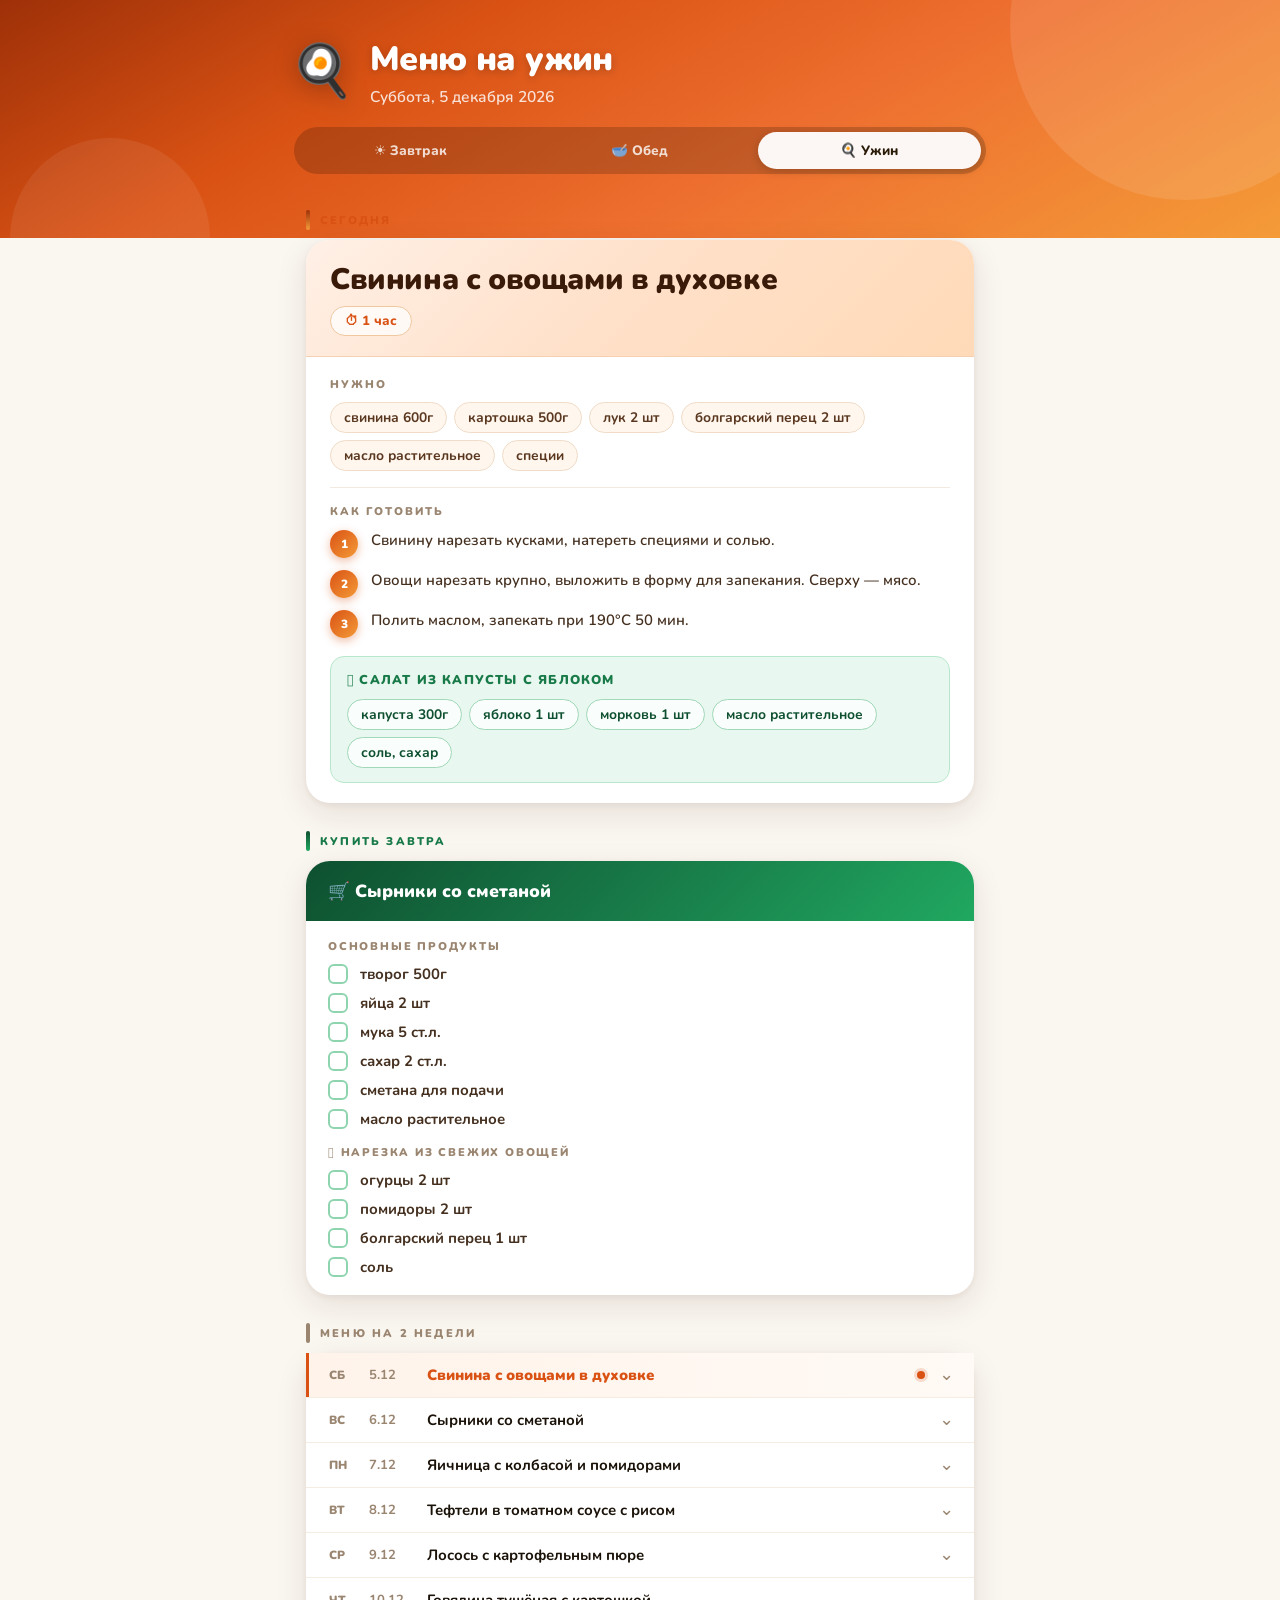
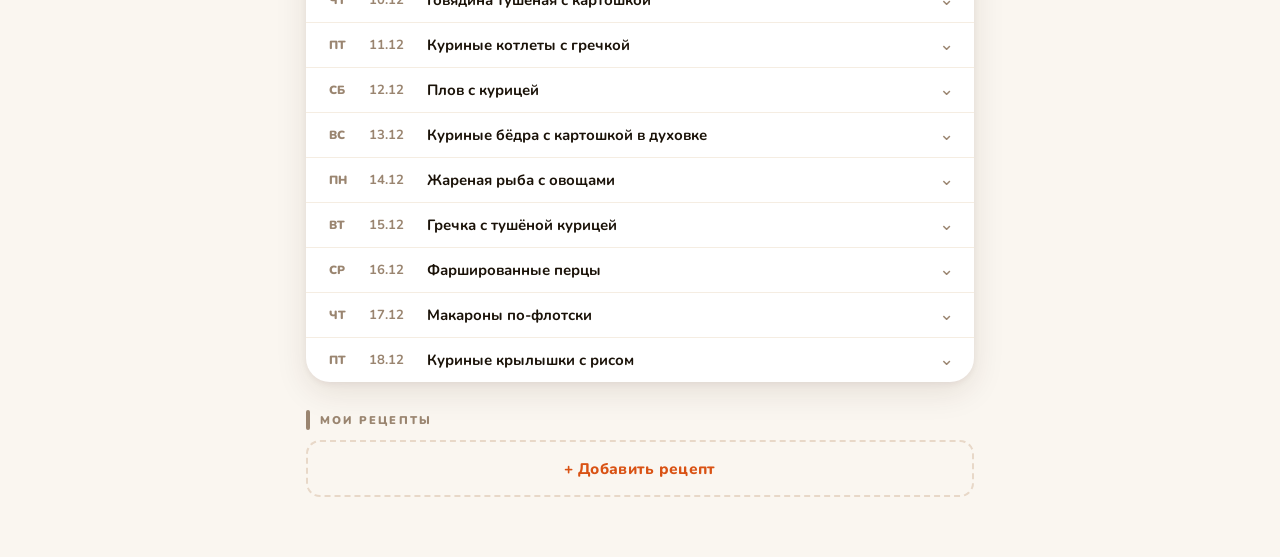
<file: index.html>
<!DOCTYPE html>
<html lang="ru">
<head>
  <meta charset="UTF-8">
  <meta name="viewport" content="width=device-width, initial-scale=1.0">
  <title>Меню на ужин</title>
  <link rel="preconnect" href="https://fonts.googleapis.com">
  <link rel="preconnect" href="https://fonts.gstatic.com" crossorigin>
  <link href="https://fonts.googleapis.com/css2?family=Nunito:wght@400;500;600;700;800;900&display=swap" rel="stylesheet">
  <link rel="stylesheet" href="style.css">
  <link rel="manifest" href="manifest.json">
  <meta name="theme-color" content="#D95214">
  <meta name="mobile-web-app-capable" content="yes">
  <meta name="apple-mobile-web-app-capable" content="yes">
  <meta name="apple-mobile-web-app-title" content="Меню дня">
  <meta name="apple-mobile-web-app-status-bar-style" content="black-translucent">
  <link rel="apple-touch-icon" href="icon.svg">
</head>
<body>
  <header>
    <div class="header-inner">
      <div class="header-icon">&#127859;</div>
      <div>
        <h1>Меню на ужин</h1>
        <p id="today-date" class="header-date"></p>
      </div>
    </div>
    <div class="header-nav-wrap">
      <nav class="meal-nav">
        <a href="breakfast.html">&#9728;&#65039; Завтрак</a>
        <a href="lunch.html">&#129379; Обед</a>
        <a href="index.html" class="active">&#127859; Ужин</a>
      </nav>
    </div>
  </header>

  <main>
    <section class="section">
      <div class="section-label section-label--today">Сегодня</div>
      <div id="today-card" class="card card--today"></div>
    </section>

    <section class="section">
      <div class="section-label section-label--tomorrow">Купить завтра</div>
      <div id="tomorrow-card" class="card card--tomorrow"></div>
    </section>

    <section class="section">
      <div class="section-label">Меню на 2 недели</div>
      <div id="schedule-list" class="schedule"></div>
    </section>

    <section class="section">
      <div class="section-label">Мои рецепты</div>
      <div id="custom-section-content"></div>
    </section>
  </main>

  <!-- Модальное окно добавления рецепта -->
  <div id="modal-overlay" class="modal-overlay hidden">
    <div class="modal">
      <div class="modal-header">
        <h3 id="modal-title">Новый рецепт</h3>
        <button id="modal-close" class="modal-close">&#10005;</button>
      </div>
      <form id="recipe-form">
        <div class="form-group">
          <label>Название блюда *</label>
          <input type="text" id="f-name" placeholder="Например: Котлеты с пюре" required>
        </div>
        <div class="form-group">
          <label>Время приготовления</label>
          <input type="text" id="f-time" placeholder="45 мин">
        </div>
        <div class="form-group">
          <label>Ингредиенты (каждый с новой строки)</label>
          <textarea id="f-ingredients" rows="4" placeholder="куриное филе 500г&#10;картошка 700г&#10;масло растительное"></textarea>
        </div>
        <div class="form-group">
          <label>Шаги приготовления (каждый с новой строки)</label>
          <textarea id="f-steps" rows="4" placeholder="Обжарить лук...&#10;Добавить мясо...&#10;Тушить 20 мин..."></textarea>
        </div>
        <div class="form-group">
          <label>Название салата</label>
          <input type="text" id="f-salad-name" placeholder="Салат из помидоров и огурцов">
        </div>
        <div class="form-group">
          <label>Ингредиенты для салата (каждый с новой строки)</label>
          <textarea id="f-salad-ingredients" rows="3" placeholder="помидоры 2 шт&#10;огурцы 2 шт&#10;масло растительное"></textarea>
        </div>
        <input type="hidden" id="f-edit-idx" value="-1">
        <div class="form-actions">
          <button type="button" id="modal-cancel" class="btn-cancel">Отмена</button>
          <button type="submit" class="btn-save">Сохранить</button>
        </div>
      </form>
    </div>
  </div>

  <script src="app.js"></script>
  <script>
    if ('serviceWorker' in navigator) {
      window.addEventListener('load', () => {
        navigator.serviceWorker.register('sw.js').catch(() => {});
      });
    }
  </script>
</body>
</html>
</file>
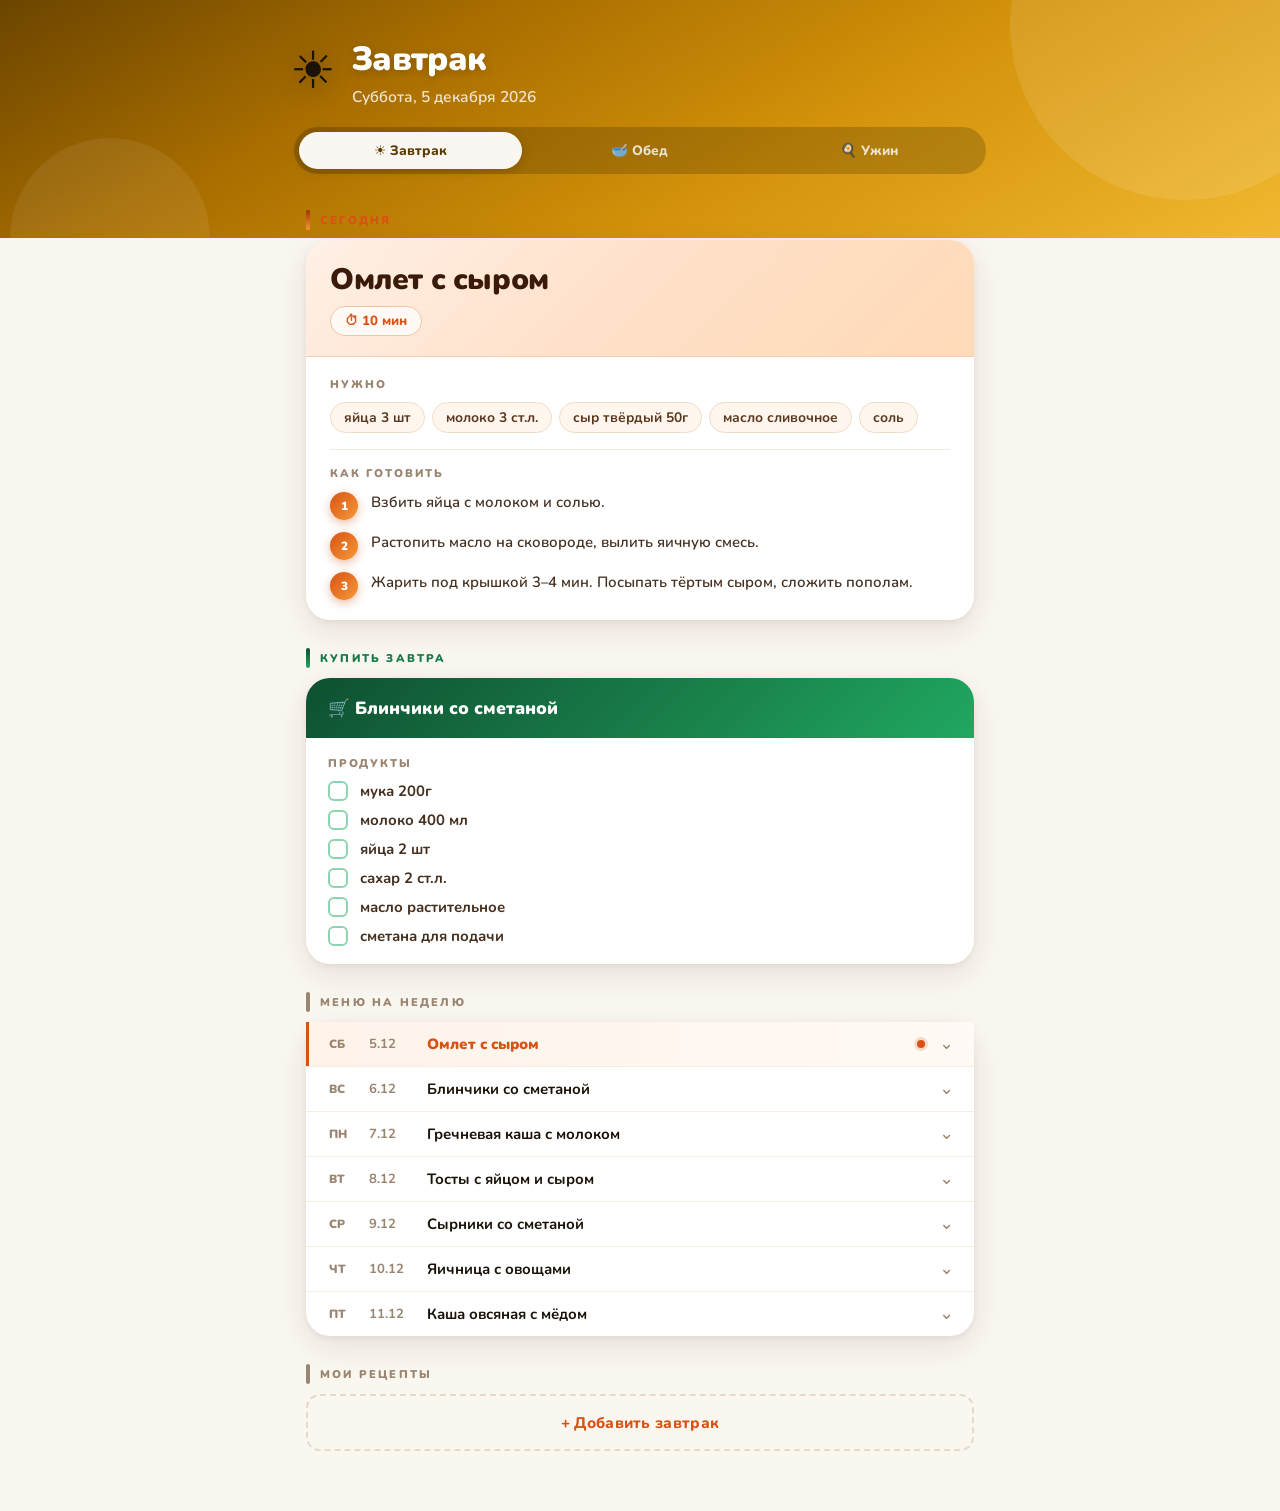
<file: breakfast.html>
<!DOCTYPE html>
<html lang="ru">
<head>
  <meta charset="UTF-8">
  <meta name="viewport" content="width=device-width, initial-scale=1.0">
  <title>Завтрак</title>
  <link rel="preconnect" href="https://fonts.googleapis.com">
  <link rel="preconnect" href="https://fonts.gstatic.com" crossorigin>
  <link href="https://fonts.googleapis.com/css2?family=Nunito:wght@400;500;600;700;800;900&display=swap" rel="stylesheet">
  <link rel="stylesheet" href="style.css">
  <link rel="manifest" href="manifest.json">
  <meta name="theme-color" content="#D4930A">
  <meta name="mobile-web-app-capable" content="yes">
  <meta name="apple-mobile-web-app-capable" content="yes">
  <meta name="apple-mobile-web-app-title" content="Меню дня">
  <meta name="apple-mobile-web-app-status-bar-style" content="black-translucent">
  <link rel="apple-touch-icon" href="icon.svg">
</head>
<body>
  <header class="header--breakfast">
    <div class="header-inner">
      <div class="header-icon">&#9728;&#65039;</div>
      <div>
        <h1>Завтрак</h1>
        <p id="today-date" class="header-date"></p>
      </div>
    </div>
    <div class="header-nav-wrap">
      <nav class="meal-nav">
        <a href="breakfast.html" class="active">&#9728;&#65039; Завтрак</a>
        <a href="lunch.html">&#129379; Обед</a>
        <a href="index.html">&#127859; Ужин</a>
      </nav>
    </div>
  </header>

  <main>
    <section class="section">
      <div class="section-label section-label--today">Сегодня</div>
      <div id="today-card" class="card card--today"></div>
    </section>

    <section class="section">
      <div class="section-label section-label--tomorrow">Купить завтра</div>
      <div id="tomorrow-card" class="card card--tomorrow"></div>
    </section>

    <section class="section">
      <div class="section-label">Меню на неделю</div>
      <div id="schedule-list" class="schedule"></div>
    </section>

    <section class="section">
      <div class="section-label">Мои рецепты</div>
      <div id="custom-section-content"></div>
    </section>
  </main>

  <!-- Модальное окно добавления рецепта -->
  <div id="modal-overlay" class="modal-overlay hidden">
    <div class="modal">
      <div class="modal-header">
        <h3 id="modal-title">Новый рецепт</h3>
        <button id="modal-close" class="modal-close">&#10005;</button>
      </div>
      <form id="recipe-form">
        <div class="form-group">
          <label>Название блюда *</label>
          <input type="text" id="f-name" placeholder="Например: Панкейки с мёдом" required>
        </div>
        <div class="form-group">
          <label>Время приготовления</label>
          <input type="text" id="f-time" placeholder="20 мин">
        </div>
        <div class="form-group">
          <label>Ингредиенты (каждый с новой строки)</label>
          <textarea id="f-ingredients" rows="4" placeholder="яйца 2 шт&#10;молоко 200 мл&#10;мука 150г"></textarea>
        </div>
        <div class="form-group">
          <label>Шаги приготовления (каждый с новой строки)</label>
          <textarea id="f-steps" rows="4" placeholder="Смешать яйца и молоко...&#10;Добавить муку...&#10;Жарить 3 мин..."></textarea>
        </div>
        <div class="form-group">
          <label>Название доп. блюда</label>
          <input type="text" id="f-salad-name" placeholder="Фруктовый салат">
        </div>
        <div class="form-group">
          <label>Ингредиенты для доп. блюда (каждый с новой строки)</label>
          <textarea id="f-salad-ingredients" rows="3" placeholder="яблоко 1 шт&#10;банан 1 шт&#10;йогурт"></textarea>
        </div>
        <input type="hidden" id="f-edit-idx" value="-1">
        <div class="form-actions">
          <button type="button" id="modal-cancel" class="btn-cancel">Отмена</button>
          <button type="submit" class="btn-save">Сохранить</button>
        </div>
      </form>
    </div>
  </div>

  <script src="app-breakfast.js"></script>
  <script>
    if ('serviceWorker' in navigator) {
      window.addEventListener('load', () => {
        navigator.serviceWorker.register('sw.js').catch(() => {});
      });
    }
  </script>
</body>
</html>
</file>
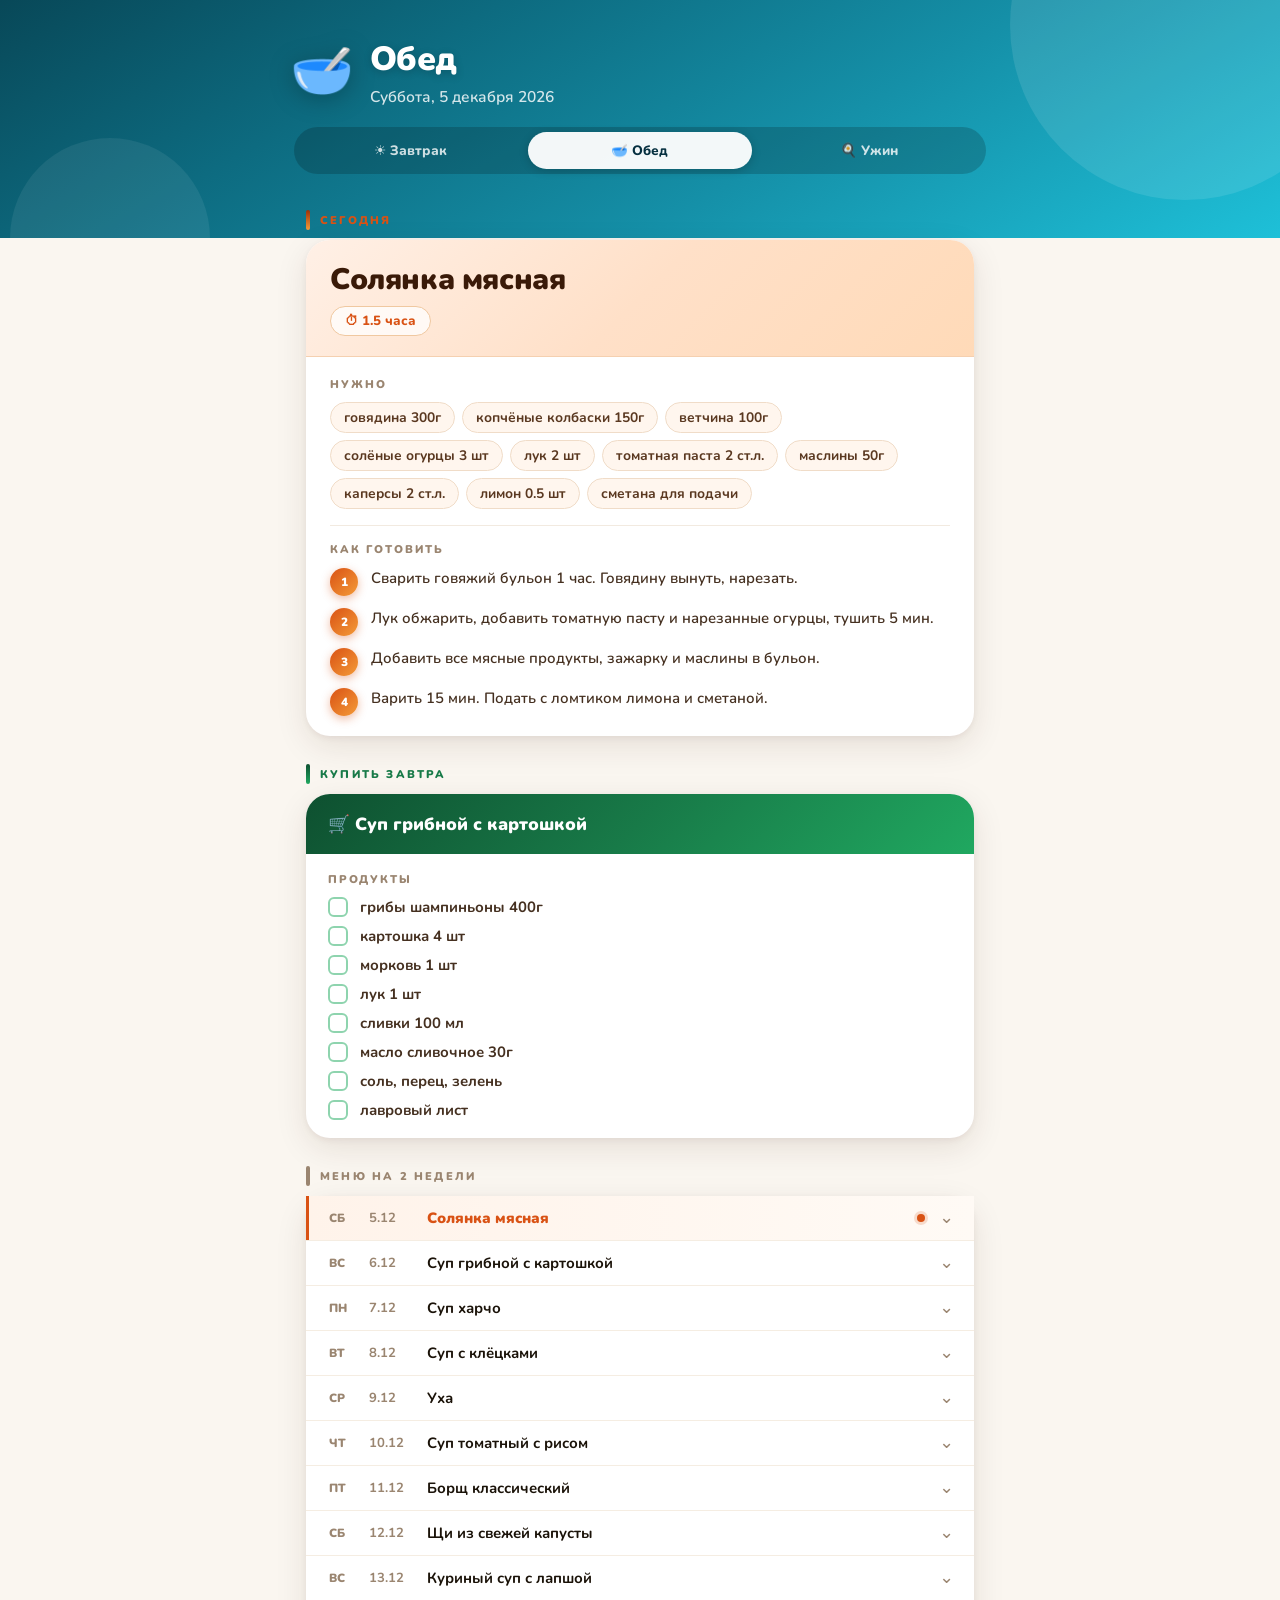
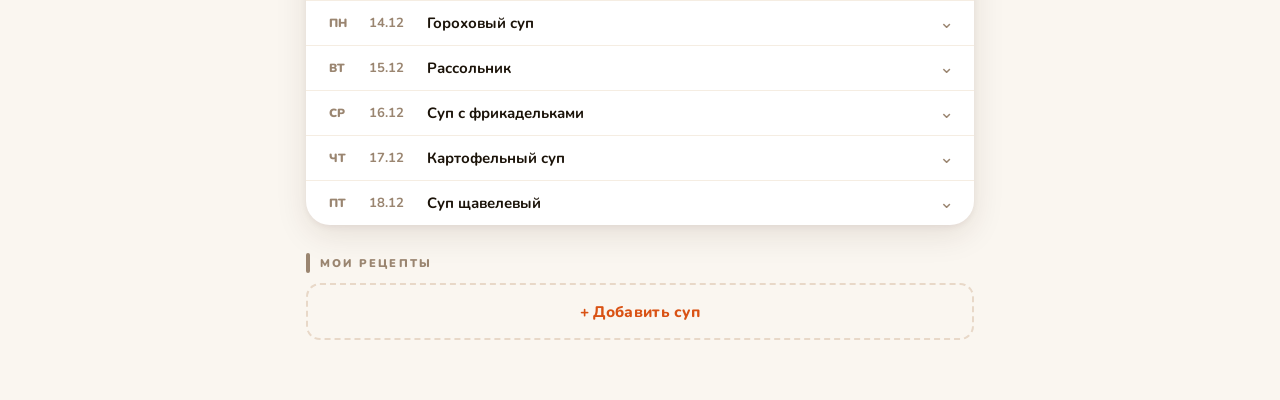
<file: lunch.html>
<!DOCTYPE html>
<html lang="ru">
<head>
  <meta charset="UTF-8">
  <meta name="viewport" content="width=device-width, initial-scale=1.0">
  <title>Обед</title>
  <link rel="preconnect" href="https://fonts.googleapis.com">
  <link rel="preconnect" href="https://fonts.gstatic.com" crossorigin>
  <link href="https://fonts.googleapis.com/css2?family=Nunito:wght@400;500;600;700;800;900&display=swap" rel="stylesheet">
  <link rel="stylesheet" href="style.css">
  <link rel="manifest" href="manifest.json">
  <meta name="theme-color" content="#1580A0">
  <meta name="mobile-web-app-capable" content="yes">
  <meta name="apple-mobile-web-app-capable" content="yes">
  <meta name="apple-mobile-web-app-title" content="Меню дня">
  <meta name="apple-mobile-web-app-status-bar-style" content="black-translucent">
  <link rel="apple-touch-icon" href="icon.svg">
</head>
<body>
  <header class="header--lunch">
    <div class="header-inner">
      <div class="header-icon">&#129379;</div>
      <div>
        <h1>Обед</h1>
        <p id="today-date" class="header-date"></p>
      </div>
    </div>
    <div class="header-nav-wrap">
      <nav class="meal-nav">
        <a href="breakfast.html">&#9728;&#65039; Завтрак</a>
        <a href="lunch.html" class="active">&#129379; Обед</a>
        <a href="index.html">&#127859; Ужин</a>
      </nav>
    </div>
  </header>

  <main>
    <section class="section">
      <div class="section-label section-label--today">Сегодня</div>
      <div id="today-card" class="card card--today"></div>
    </section>

    <section class="section">
      <div class="section-label section-label--tomorrow">Купить завтра</div>
      <div id="tomorrow-card" class="card card--tomorrow"></div>
    </section>

    <section class="section">
      <div class="section-label">Меню на 2 недели</div>
      <div id="schedule-list" class="schedule"></div>
    </section>

    <section class="section">
      <div class="section-label">Мои рецепты</div>
      <div id="custom-section-content"></div>
    </section>
  </main>

  <!-- Модальное окно добавления рецепта -->
  <div id="modal-overlay" class="modal-overlay hidden">
    <div class="modal">
      <div class="modal-header">
        <h3 id="modal-title">Новый рецепт</h3>
        <button id="modal-close" class="modal-close">&#10005;</button>
      </div>
      <form id="recipe-form">
        <div class="form-group">
          <label>Название блюда *</label>
          <input type="text" id="f-name" placeholder="Например: Борщ украинский" required>
        </div>
        <div class="form-group">
          <label>Время приготовления</label>
          <input type="text" id="f-time" placeholder="1.5 часа">
        </div>
        <div class="form-group">
          <label>Ингредиенты (каждый с новой строки)</label>
          <textarea id="f-ingredients" rows="4" placeholder="говядина 400г&#10;свёкла 2 шт&#10;капуста 300г"></textarea>
        </div>
        <div class="form-group">
          <label>Шаги приготовления (каждый с новой строки)</label>
          <textarea id="f-steps" rows="4" placeholder="Сварить бульон...&#10;Обжарить овощи...&#10;Соединить и варить..."></textarea>
        </div>
        <div class="form-group">
          <label>Название доп. блюда</label>
          <input type="text" id="f-salad-name" placeholder="Салат из свежих овощей">
        </div>
        <div class="form-group">
          <label>Ингредиенты для доп. блюда (каждый с новой строки)</label>
          <textarea id="f-salad-ingredients" rows="3" placeholder="помидоры 2 шт&#10;огурцы 2 шт&#10;масло оливковое"></textarea>
        </div>
        <input type="hidden" id="f-edit-idx" value="-1">
        <div class="form-actions">
          <button type="button" id="modal-cancel" class="btn-cancel">Отмена</button>
          <button type="submit" class="btn-save">Сохранить</button>
        </div>
      </form>
    </div>
  </div>

  <script src="app-lunch.js"></script>
  <script>
    if ('serviceWorker' in navigator) {
      window.addEventListener('load', () => {
        navigator.serviceWorker.register('sw.js').catch(() => {});
      });
    }
  </script>
</body>
</html>
</file>
<file: style.css>
@import url('https://fonts.googleapis.com/css2?family=Nunito:wght@400;600;700;800;900&display=swap');

*, *::before, *::after { box-sizing: border-box; margin: 0; padding: 0; }

:root {
  --orange:       #D95214;
  --orange-mid:   #EE7030;
  --orange-light: #F49B38;
  --green:        #187A48;
  --green-mid:    #20A860;
  --green-light:  #E8F7EF;
  --cream:        #FAF6F0;
  --cream-dark:   #F2EAE0;
  --white:        #FFFFFF;
  --text:         #1A1208;
  --text-mid:     #453020;
  --text-muted:   #9A8570;
  --border:       #EDE4D6;
  --shadow:       0 2px 6px rgba(60,25,0,.06), 0 10px 32px rgba(60,25,0,.10);
  --shadow-hero:  0 4px 24px rgba(180,70,10,.22);
  --radius:       24px;
  --radius-sm:    14px;
  --radius-xs:    10px;
}

body {
  font-family: 'Nunito', system-ui, sans-serif;
  background: var(--cream);
  color: var(--text);
  min-height: 100vh;
  padding-bottom: 60px;
}

/* ══════════════ HEADER ══════════════ */
header {
  background: linear-gradient(150deg, #9E3008 0%, #D95214 30%, #EE7030 62%, #F49B38 100%);
  padding: 36px 20px 64px;
  position: relative;
  overflow: hidden;
}
header::before {
  content: '';
  position: absolute;
  width: 350px; height: 350px;
  background: rgba(255,255,255,.10);
  border-radius: 50%;
  top: -150px; right: -80px;
  pointer-events: none;
}
header::after {
  content: '';
  position: absolute;
  width: 200px; height: 200px;
  background: rgba(255,255,255,.07);
  border-radius: 50%;
  bottom: -100px; left: 10px;
  pointer-events: none;
}
.header-inner {
  max-width: 700px;
  margin: 0 auto;
  display: flex;
  align-items: center;
  gap: 16px;
  position: relative;
  z-index: 1;
}
.header-icon {
  font-size: 3.2rem;
  line-height: 1;
  filter: drop-shadow(0 4px 12px rgba(0,0,0,.25));
}
h1 {
  font-size: 2.1rem;
  font-weight: 900;
  color: #fff;
  letter-spacing: -.6px;
  text-shadow: 0 2px 8px rgba(0,0,0,.20);
}
.header-date {
  font-size: .97rem;
  font-weight: 600;
  color: rgba(255,255,255,.82);
  margin-top: 4px;
}

/* ══════════════ MAIN ══════════════ */
main {
  max-width: 700px;
  margin: -28px auto 0;
  padding: 0 16px;
  display: flex;
  flex-direction: column;
  gap: 28px;
  position: relative;
  z-index: 1;
}

/* ══════════════ SECTION LABELS ══════════════ */
.section-label {
  display: flex;
  align-items: center;
  gap: 10px;
  font-size: .70rem;
  font-weight: 900;
  letter-spacing: 2.2px;
  text-transform: uppercase;
  color: var(--text-muted);
  margin-bottom: 10px;
}
.section-label::before {
  content: '';
  width: 4px; height: 20px;
  border-radius: 4px;
  background: var(--text-muted);
  flex-shrink: 0;
}
.section-label--today            { color: var(--orange); }
.section-label--today::before    { background: linear-gradient(to bottom, #9E3008, var(--orange-light)); }
.section-label--tomorrow         { color: var(--green); }
.section-label--tomorrow::before { background: linear-gradient(to bottom, #0E5030, var(--green-mid)); }

/* ══════════════ BASE CARD ══════════════ */
.card {
  background: var(--white);
  border-radius: var(--radius);
  box-shadow: var(--shadow);
  overflow: hidden;
}

/* ══════════════ TODAY CARD ══════════════ */
.dish-hero {
  background: linear-gradient(135deg, #FFF0E6 0%, #FFE0C8 50%, #FFDAB8 100%);
  border-bottom: 1.5px solid #F5D0B0;
  padding: 22px 24px 20px;
}
.dish-name {
  font-size: 1.85rem;
  font-weight: 900;
  line-height: 1.15;
  color: #3A1A08;
  letter-spacing: -.4px;
}
.time-badge {
  display: inline-flex;
  align-items: center;
  gap: 6px;
  background: rgba(255,255,255,.75);
  color: var(--orange);
  border: 1.5px solid #F0C8A0;
  font-size: .83rem;
  font-weight: 800;
  padding: 5px 14px;
  border-radius: 30px;
  margin-top: 10px;
}
.card-body {
  padding: 20px 24px;
}

/* ══════════════ CARD INTERNALS ══════════════ */
.card-divider {
  border: none;
  border-top: 1.5px solid #F2EAE0;
  margin: 16px 0;
}
.card-subtitle {
  font-size: .70rem;
  font-weight: 900;
  letter-spacing: 2px;
  text-transform: uppercase;
  color: var(--text-muted);
  margin-bottom: 10px;
}

/* ══════════════ INGREDIENT CHIPS ══════════════ */
.ingredients-list {
  list-style: none;
  display: flex;
  flex-wrap: wrap;
  gap: 7px;
}
.ingredients-list li {
  background: #FFF6EE;
  border: 1.5px solid #F0DCC8;
  border-radius: 30px;
  padding: 5px 13px;
  font-size: .86rem;
  font-weight: 700;
  color: #5A3820;
}
.ingredients-list li.salad-chip {
  background: var(--green-light);
  border-color: #A0D8B8;
  color: #0E5030;
}

/* ══════════════ SALAD BLOCK ══════════════ */
.salad-block {
  margin-top: 18px;
  background: var(--green-light);
  border-radius: 14px;
  padding: 14px 16px;
  border: 1.5px solid #B8E8CC;
}
.salad-block-title {
  font-size: .80rem;
  font-weight: 900;
  letter-spacing: 1.2px;
  text-transform: uppercase;
  color: var(--green);
  margin-bottom: 10px;
}
.salad-block .ingredients-list li {
  background: rgba(255,255,255,.75);
  border-color: #A0D8B8;
  color: #0E5030;
}

/* ══════════════ STEPS ══════════════ */
.steps-list {
  list-style: none;
  counter-reset: steps;
  display: flex;
  flex-direction: column;
  gap: 11px;
}
.steps-list li {
  counter-increment: steps;
  display: flex;
  gap: 13px;
  font-size: .93rem;
  font-weight: 600;
  line-height: 1.52;
  color: var(--text-mid);
}
.steps-list li::before {
  content: counter(steps);
  flex-shrink: 0;
  width: 28px; height: 28px;
  background: linear-gradient(135deg, var(--orange), var(--orange-light));
  color: #fff;
  border-radius: 50%;
  font-size: .74rem;
  font-weight: 900;
  display: flex;
  align-items: center;
  justify-content: center;
  box-shadow: 0 3px 10px rgba(210,80,20,.38);
  margin-top: 1px;
}

/* ══════════════ TOMORROW CARD ══════════════ */
.card--tomorrow { padding: 0; }

.card--tomorrow .dish-name-small {
  font-size: 1.1rem;
  font-weight: 900;
  color: var(--white);
}
.tomorrow-hero {
  background: linear-gradient(135deg, #0E5030 0%, #187A48 50%, #20A860 100%);
  padding: 18px 22px;
  border-radius: 0;
}
.tomorrow-hero .dish-name-small { color: white; margin-bottom: 0; }
.tomorrow-body { padding: 18px 22px; }

.shop-group { margin-bottom: 16px; }
.shop-group:last-child { margin-bottom: 0; }
.shop-group-title {
  font-size: .70rem;
  font-weight: 900;
  letter-spacing: 1.8px;
  text-transform: uppercase;
  color: var(--text-muted);
  margin-bottom: 10px;
}
.shop-list {
  list-style: none;
  display: flex;
  flex-direction: column;
  gap: 9px;
}
.shop-list li {
  display: flex;
  align-items: center;
  gap: 12px;
  font-size: .93rem;
  font-weight: 700;
  color: var(--text-mid);
}
.shop-list li::before {
  content: '';
  width: 20px; height: 20px;
  border: 2.5px solid #8ED4AE;
  border-radius: 6px;
  flex-shrink: 0;
  background: white;
}

/* ══════════════ SCHEDULE ══════════════ */
.schedule {
  background: var(--white);
  border-radius: var(--radius);
  box-shadow: var(--shadow);
  overflow: hidden;
}
.schedule-row {
  display: flex;
  align-items: center;
  padding: 12px 20px;
  gap: 14px;
  border-bottom: 1px solid #F5EDE2;
  border-left: 3px solid transparent;
}
.schedule-row:nth-child(even) { background: #FDFAF6; }
.schedule-row:last-child { border-bottom: none; }
.schedule-row.is-today {
  background: linear-gradient(90deg, #FFF3EA 0%, #FFFAF5 100%);
  border-left-color: var(--orange);
}
.schedule-dow {
  font-size: .74rem;
  font-weight: 900;
  text-transform: uppercase;
  color: var(--text-muted);
  width: 26px; flex-shrink: 0;
}
.schedule-date {
  font-size: .82rem;
  font-weight: 700;
  color: var(--text-muted);
  width: 44px; flex-shrink: 0;
}
.schedule-name {
  font-size: .93rem;
  font-weight: 700;
  color: var(--text);
  flex: 1;
}
.schedule-row.is-today .schedule-name { font-weight: 900; color: var(--orange); }
.today-dot {
  width: 8px; height: 8px;
  background: var(--orange);
  border-radius: 50%;
  flex-shrink: 0;
  box-shadow: 0 0 0 3px rgba(210,80,20,.18);
}

/* ══════════════ CUSTOM RECIPES ══════════════ */
.custom-list { display: flex; flex-direction: column; gap: 10px; margin-bottom: 12px; }
.custom-card {
  background: var(--white);
  border-radius: var(--radius-sm);
  padding: 15px 18px;
  box-shadow: var(--shadow);
  border-left: 4px solid var(--orange-light);
}
.custom-card-header { display: flex; align-items: center; justify-content: space-between; gap: 10px; }
.custom-card-name { font-size: .98rem; font-weight: 800; }
.custom-card-meta { font-size: .82rem; color: var(--text-muted); margin-top: 4px; font-weight: 700; }
.btn-delete {
  background: none; border: none; cursor: pointer;
  color: #C8A898; font-size: .85rem;
  padding: 5px 8px; border-radius: 8px;
  transition: background .15s, color .15s;
}
.btn-delete:hover { background: #FFE8E0; color: var(--orange); }

.btn-add {
  width: 100%;
  padding: 16px;
  border: 2.5px dashed #E8D8C8;
  border-radius: var(--radius-sm);
  background: transparent;
  color: var(--orange);
  font-family: inherit;
  font-size: .96rem;
  font-weight: 800;
  cursor: pointer;
  letter-spacing: .3px;
  transition: background .15s, border-color .15s, transform .12s;
}
.btn-add:hover { background: var(--cream-dark); border-color: var(--orange-light); transform: translateY(-2px); }

/* ══════════════ MODAL ══════════════ */
.modal-overlay {
  position: fixed; inset: 0;
  background: rgba(15,5,0,.55);
  display: flex; align-items: flex-end; justify-content: center;
  z-index: 100;
  backdrop-filter: blur(6px);
}
.modal-overlay.hidden { display: none; }
.modal {
  background: var(--white);
  border-radius: 28px 28px 0 0;
  width: 100%; max-width: 700px; max-height: 90vh;
  overflow-y: auto;
  padding: 28px 24px 44px;
  box-shadow: 0 -12px 50px rgba(0,0,0,.20);
}
.modal-header { display: flex; align-items: center; justify-content: space-between; margin-bottom: 24px; }
.modal-header h3 { font-size: 1.3rem; font-weight: 900; }
.modal-close {
  background: var(--cream); border: none;
  width: 34px; height: 34px; border-radius: 50%;
  cursor: pointer; font-size: .92rem; color: var(--text-muted);
  display: flex; align-items: center; justify-content: center;
  transition: background .15s;
}
.modal-close:hover { background: var(--cream-dark); }

.form-group { margin-bottom: 18px; }
.form-group label {
  display: block; font-size: .70rem; font-weight: 900;
  color: var(--text-muted); text-transform: uppercase;
  letter-spacing: 1.3px; margin-bottom: 7px;
}
.form-group input, .form-group textarea {
  width: 100%;
  border: 2px solid var(--border); border-radius: var(--radius-xs);
  padding: 12px 14px; font-size: .95rem; font-family: inherit;
  font-weight: 600; color: var(--text); background: var(--cream);
  outline: none; resize: vertical;
  transition: border-color .15s, background .15s;
}
.form-group input:focus, .form-group textarea:focus {
  border-color: var(--orange); background: var(--white);
}
.form-actions { display: flex; gap: 10px; margin-top: 26px; }
.btn-cancel {
  flex: 1; padding: 14px;
  border: 2px solid var(--border); border-radius: var(--radius-xs);
  background: transparent; font-family: inherit;
  font-size: .95rem; font-weight: 700; color: var(--text-muted);
  cursor: pointer; transition: background .15s;
}
.btn-cancel:hover { background: var(--cream); }
.btn-save {
  flex: 2; padding: 14px; border: none; border-radius: var(--radius-xs);
  background: linear-gradient(135deg, var(--orange), var(--orange-light));
  color: #fff; font-family: inherit; font-size: .95rem; font-weight: 900;
  cursor: pointer;
  box-shadow: 0 4px 18px rgba(210,80,20,.38);
  transition: opacity .15s, transform .1s;
}
.btn-save:hover { opacity: .92; transform: translateY(-1px); }

/* ══════════════ SCHEDULE EXPAND ══════════════ */
.schedule { overflow: visible; } /* allow expansion */

.schedule-item { border-bottom: 1px solid #F5EDE2; }
.schedule-item:last-child { border-bottom: none; }

.schedule-row {
  cursor: pointer;
  user-select: none;
  border-bottom: none; /* border moved to .schedule-item */
}
.schedule-row:hover { background: #FDFAF5; }
.schedule-row.is-today:hover { background: linear-gradient(90deg,#FFF0E6,#FFFDF9); }

.schedule-toggle {
  font-size: 1.1rem;
  color: var(--text-muted);
  margin-left: auto;
  flex-shrink: 0;
  display: inline-block;
  transition: transform .25s ease;
  line-height: 1;
}
.schedule-row.open .schedule-toggle { transform: rotate(180deg); }

.schedule-expanded {
  max-height: 0;
  overflow: hidden;
  transition: max-height .35s ease;
}
.schedule-expanded.open { max-height: 1600px; }

/* Mini recipe inside expanded row */
.mini-recipe {
  padding: 16px 20px 20px;
  border-top: 1px dashed #EDE4D6;
  background: #FDFAF6;
}
.mini-time {
  display: inline-flex;
  align-items: center;
  gap: 5px;
  background: rgba(255,255,255,.8);
  border: 1.5px solid #F0D8C0;
  color: var(--orange);
  font-size: .80rem;
  font-weight: 800;
  padding: 3px 11px;
  border-radius: 20px;
  margin-bottom: 14px;
}
.mini-section { margin-bottom: 14px; }
.mini-section:last-of-type { margin-bottom: 0; }
.mini-label {
  font-size: .68rem;
  font-weight: 900;
  letter-spacing: 1.8px;
  text-transform: uppercase;
  color: var(--text-muted);
  margin-bottom: 8px;
}
.mini-recipe .steps-list li { font-size: .88rem; }
.mini-recipe .ingredients-list li { font-size: .82rem; padding: 4px 11px; }

.btn-edit-recipe {
  margin-top: 16px;
  display: inline-flex;
  align-items: center;
  gap: 7px;
  padding: 9px 18px;
  border: 1.5px solid var(--border);
  border-radius: 20px;
  background: var(--white);
  color: var(--orange);
  font-family: inherit;
  font-size: .85rem;
  font-weight: 800;
  cursor: pointer;
  transition: background .15s, border-color .15s;
}
.btn-edit-recipe:hover { background: #FFF0E8; border-color: var(--orange-light); }

/* Edit/delete buttons in custom cards */
.custom-card-actions { display: flex; gap: 6px; align-items: center; }
.btn-edit-custom {
  background: none; border: none; cursor: pointer;
  color: var(--orange-light); font-size: .85rem;
  padding: 5px 7px; border-radius: 8px;
  transition: background .15s, color .15s;
}
.btn-edit-custom:hover { background: #FFF0E8; color: var(--orange); }

/* ══════════════ MEAL NAVIGATION ══════════════ */
.header-nav-wrap {
  max-width: 700px;
  margin: 20px auto 0;
  padding: 0 4px;
  position: relative;
  z-index: 1;
}
.meal-nav {
  display: flex;
  gap: 6px;
  background: rgba(0,0,0,.18);
  border-radius: 40px;
  padding: 5px;
}
.meal-nav a {
  flex: 1;
  text-align: center;
  padding: 9px 6px;
  border-radius: 30px;
  font-size: .85rem;
  font-weight: 800;
  color: rgba(255,255,255,.80);
  text-decoration: none;
  transition: background .18s, color .18s, box-shadow .18s;
  white-space: nowrap;
}
.meal-nav a:hover { color: #fff; background: rgba(255,255,255,.15); }
.meal-nav a.active {
  background: rgba(255,255,255,.95);
  color: #2A1A08;
  box-shadow: 0 2px 10px rgba(0,0,0,.18);
}

/* ══════════════ BREAKFAST HEADER ══════════════ */
.header--breakfast {
  background: linear-gradient(150deg, #6B4500 0%, #A86D00 30%, #D4930A 62%, #F0B830 100%);
  padding: 36px 20px 64px;
  position: relative;
  overflow: hidden;
}
.header--breakfast::before {
  content: '';
  position: absolute;
  width: 350px; height: 350px;
  background: rgba(255,255,255,.10);
  border-radius: 50%;
  top: -150px; right: -80px;
  pointer-events: none;
}
.header--breakfast::after {
  content: '';
  position: absolute;
  width: 200px; height: 200px;
  background: rgba(255,255,255,.07);
  border-radius: 50%;
  bottom: -100px; left: 10px;
  pointer-events: none;
}
.header--breakfast .meal-nav a.active { color: #5A3800; }

/* ══════════════ LUNCH HEADER ══════════════ */
.header--lunch {
  background: linear-gradient(150deg, #084858 0%, #0D6B80 30%, #1590A8 62%, #1EC0D8 100%);
  padding: 36px 20px 64px;
  position: relative;
  overflow: hidden;
}
.header--lunch::before {
  content: '';
  position: absolute;
  width: 350px; height: 350px;
  background: rgba(255,255,255,.10);
  border-radius: 50%;
  top: -150px; right: -80px;
  pointer-events: none;
}
.header--lunch::after {
  content: '';
  position: absolute;
  width: 200px; height: 200px;
  background: rgba(255,255,255,.07);
  border-radius: 50%;
  bottom: -100px; left: 10px;
  pointer-events: none;
}
.header--lunch .meal-nav a.active { color: #063040; }

/* ══════════════ RESPONSIVE ══════════════ */
@media (max-width: 480px) {
  h1 { font-size: 1.7rem; }
  .dish-name { font-size: 1.55rem; }
  .dish-hero, .card-body, .tomorrow-body, .tomorrow-hero { padding: 18px; }
  .modal { padding: 22px 18px 36px; }
  .meal-nav a { font-size: .78rem; padding: 8px 4px; }
}
</file>
